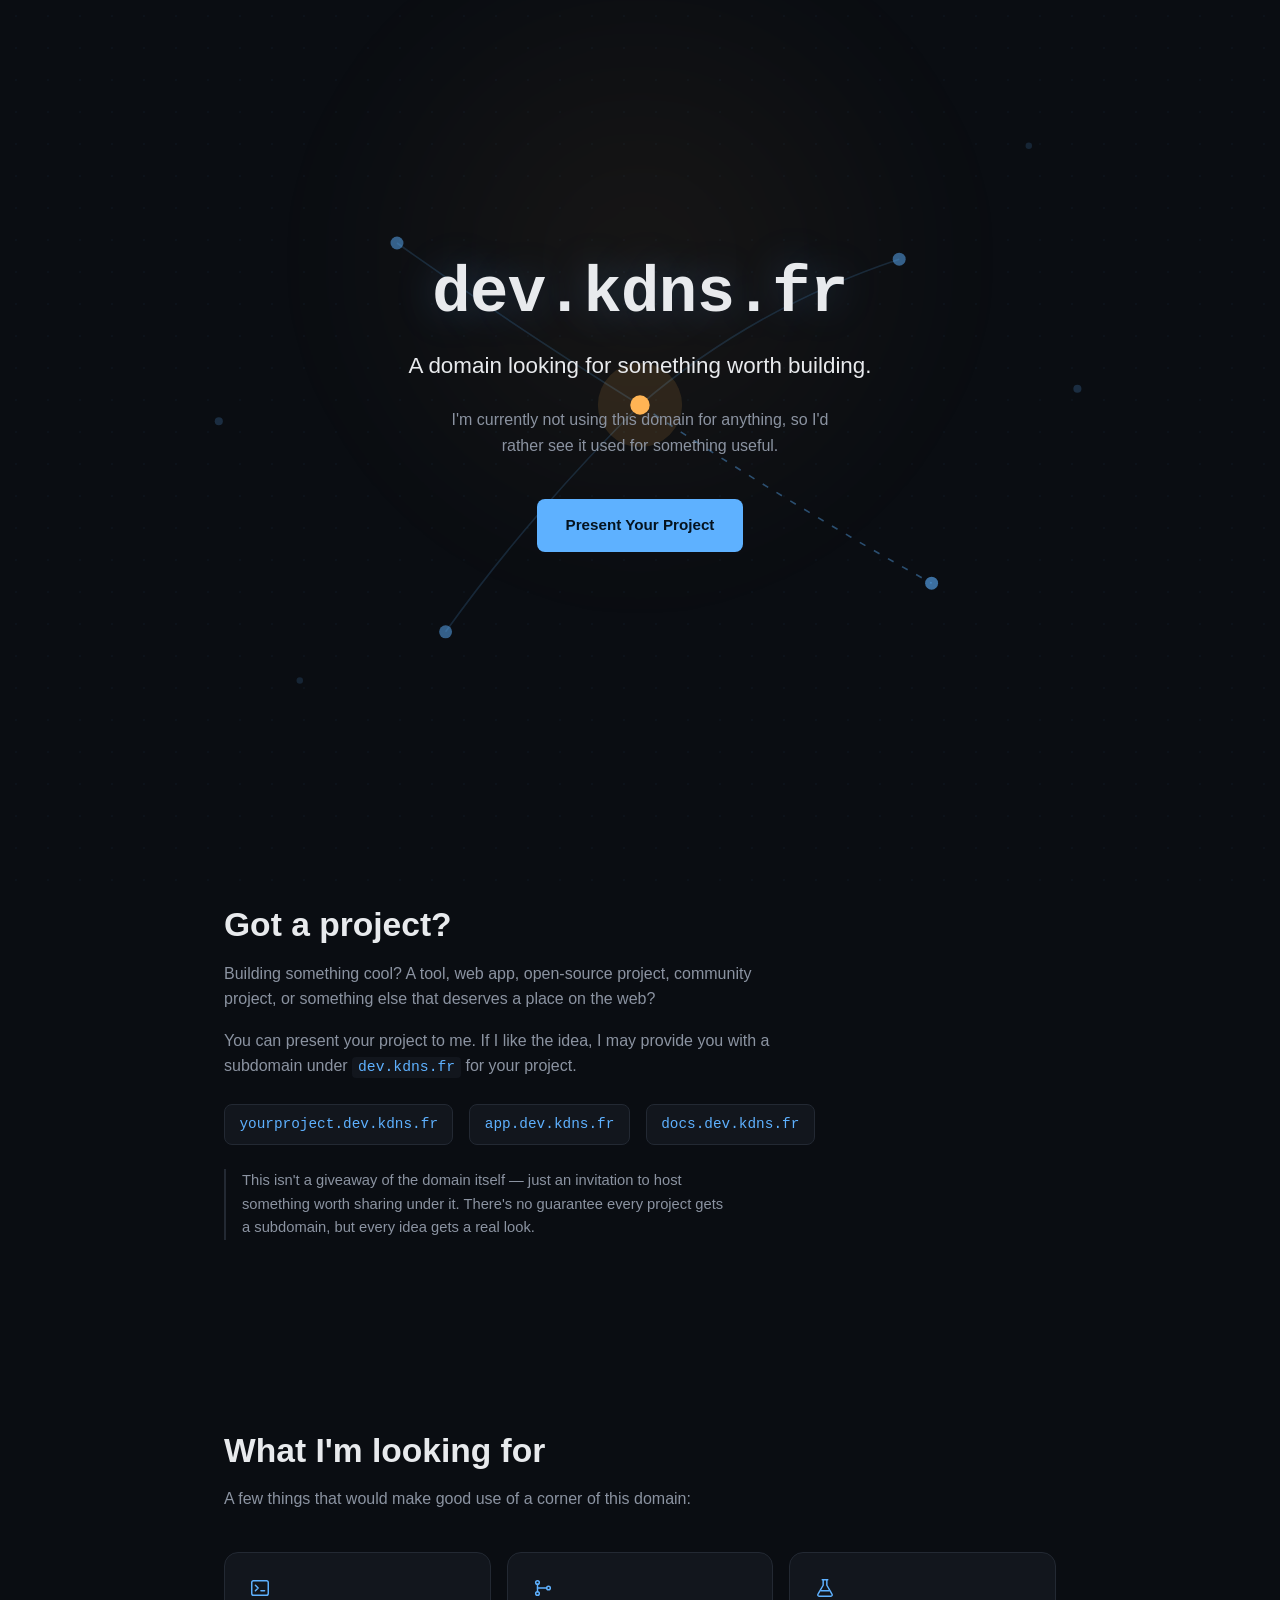
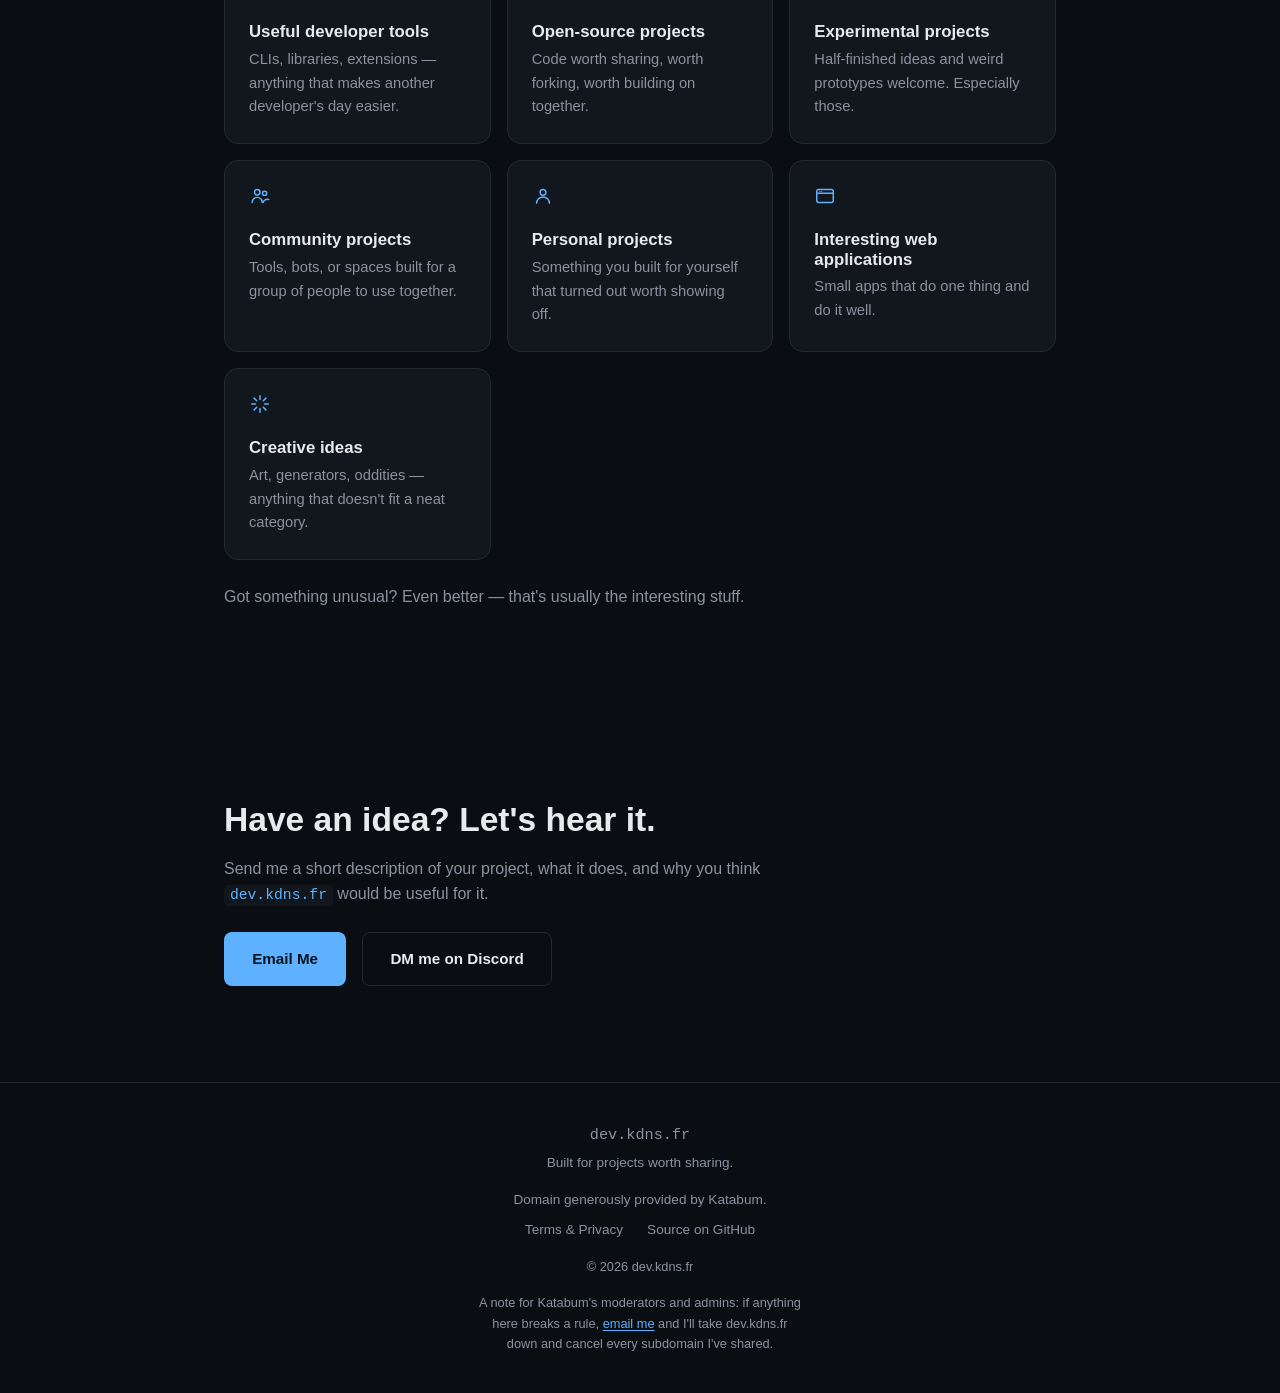
<file: index.html>
<!DOCTYPE html>
<html lang="en">
<head>
  <meta charset="UTF-8">
  <meta name="viewport" content="width=device-width, initial-scale=1.0">
  <title>dev.kdns.fr — a domain looking for something worth building</title>
  <meta name="description" content="An unused developer domain, open to hosting interesting or creative projects under a subdomain. Got something worth building?">
  <meta name="theme-color" content="#0a0d12">

  <!-- Open Graph -->
  <meta property="og:type" content="website">
  <meta property="og:title" content="dev.kdns.fr — a domain looking for something worth building">
  <meta property="og:description" content="An unused developer domain, open to hosting interesting or creative projects under a subdomain.">
  <meta property="og:url" content="https://dev.kdns.fr">
  <meta property="og:image" content="https://dev.kdns.fr/image.png">
  <meta property="og:image:width" content="1200">
  <meta property="og:image:height" content="630">
  <meta property="og:image:type" content="image/png">

  <meta name="twitter:card" content="summary_large_image">
  <meta name="twitter:title" content="dev.kdns.fr — a domain looking for something worth building">
  <meta name="twitter:description" content="An unused developer domain, open to hosting interesting or creative projects under a subdomain.">
  <meta name="twitter:image" content="https://dev.kdns.fr/image.png">

  <link rel="icon" type="image/svg+xml" href="favicon.svg">

  <link rel="stylesheet" href="style.css">
</head>
<body>

  <!-- decorative background texture, purely visual -->
  <div class="bg-decor" aria-hidden="true"></div>

  <header class="hero" id="hero">
    <!-- decorative node graph: dev.kdns.fr as a root with room to branch -->
    <svg class="hero-graph" viewBox="0 0 800 500" preserveAspectRatio="xMidYMid slice" aria-hidden="true" focusable="false">
      <g class="graph-lines">
        <path d="M400,250 Q320,200 250,150" opacity="0.16" />
        <path d="M400,250 Q470,190 560,160" opacity="0.16" />
        <path d="M400,250 Q330,320 280,390" opacity="0.16" />
        <path class="graph-line-live" d="M400,250 Q490,310 580,360" opacity="0.4" stroke-dasharray="4 6" />
      </g>
      <g class="graph-leaves">
        <circle cx="250" cy="150" r="4" opacity="0.5" />
        <circle cx="560" cy="160" r="4" opacity="0.5" />
        <circle cx="280" cy="390" r="4" opacity="0.5" />
        <circle cx="580" cy="360" r="4" opacity="0.6" />
      </g>
      <g class="graph-stray">
        <circle cx="140" cy="260" r="2.5" opacity="0.2" />
        <circle cx="670" cy="240" r="2.5" opacity="0.2" />
        <circle cx="190" cy="420" r="2" opacity="0.15" />
        <circle cx="640" cy="90" r="2" opacity="0.15" />
      </g>
      <circle class="graph-root-halo" cx="400" cy="250" r="26" opacity="0.12" />
      <circle class="graph-root-dot" cx="400" cy="250" r="6" />
    </svg>

    <div class="hero-content">
      <h1 class="hero-title">dev.kdns.fr</h1>
      <p class="hero-subtitle">A domain looking for something worth building.</p>
      <p class="hero-text">I'm currently not using this domain for anything, so I'd rather see it used for something useful.</p>
      <a href="#contact" class="btn btn-primary">Present Your Project</a>
    </div>
  </header>

  <main>
    <section class="section" id="project" aria-labelledby="project-heading">
      <h2 class="section-heading" id="project-heading">Got a project?</h2>
      <p class="section-lead">Building something cool? A tool, web app, open-source project, community project, or something else that deserves a place on the web?</p>
      <p class="section-lead">You can present your project to me. If I like the idea, I may provide you with a subdomain under <code>dev.kdns.fr</code> for your project.</p>

      <div class="chip-row">
        <span class="chip">yourproject.dev.kdns.fr</span>
        <span class="chip">app.dev.kdns.fr</span>
        <span class="chip">docs.dev.kdns.fr</span>
      </div>

      <p class="note">This isn't a giveaway of the domain itself — just an invitation to host something worth sharing under it. There's no guarantee every project gets a subdomain, but every idea gets a real look.</p>
    </section>

    <section class="section" id="looking-for" aria-labelledby="looking-for-heading">
      <h2 class="section-heading" id="looking-for-heading">What I'm looking for</h2>
      <p class="section-lead">A few things that would make good use of a corner of this domain:</p>

      <div class="card-grid">
        <article class="card">
          <div class="card-icon">
            <svg viewBox="0 0 24 24" fill="none" stroke="currentColor" stroke-width="1.6" stroke-linecap="round" stroke-linejoin="round"><rect x="3" y="4" width="18" height="16" rx="2"/><path d="M7 9l3 3-3 3"/><path d="M13 15h4"/></svg>
          </div>
          <h3>Useful developer tools</h3>
          <p>CLIs, libraries, extensions — anything that makes another developer's day easier.</p>
        </article>

        <article class="card">
          <div class="card-icon">
            <svg viewBox="0 0 24 24" fill="none" stroke="currentColor" stroke-width="1.6" stroke-linecap="round" stroke-linejoin="round"><circle cx="6" cy="6" r="2"/><circle cx="6" cy="18" r="2"/><circle cx="18" cy="12" r="2"/><path d="M6 8V16"/><path d="M6 12H16"/></svg>
          </div>
          <h3>Open-source projects</h3>
          <p>Code worth sharing, worth forking, worth building on together.</p>
        </article>

        <article class="card">
          <div class="card-icon">
            <svg viewBox="0 0 24 24" fill="none" stroke="currentColor" stroke-width="1.6" stroke-linecap="round" stroke-linejoin="round"><path d="M9 3h6"/><path d="M10 3v6l-5.5 9.5A1.5 1.5 0 0 0 5.8 21h12.4a1.5 1.5 0 0 0 1.3-2.5L14 9V3"/><path d="M7.5 15h9"/></svg>
          </div>
          <h3>Experimental projects</h3>
          <p>Half-finished ideas and weird prototypes welcome. Especially those.</p>
        </article>

        <article class="card">
          <div class="card-icon">
            <svg viewBox="0 0 24 24" fill="none" stroke="currentColor" stroke-width="1.6" stroke-linecap="round" stroke-linejoin="round"><circle cx="9" cy="8" r="3"/><path d="M3.5 19a5.5 5.5 0 0 1 11 0"/><circle cx="17" cy="9" r="2.3"/><path d="M15.5 19a4.5 4 0 0 1 6-3.2"/></svg>
          </div>
          <h3>Community projects</h3>
          <p>Tools, bots, or spaces built for a group of people to use together.</p>
        </article>

        <article class="card">
          <div class="card-icon">
            <svg viewBox="0 0 24 24" fill="none" stroke="currentColor" stroke-width="1.6" stroke-linecap="round" stroke-linejoin="round"><circle cx="12" cy="8" r="3.2"/><path d="M5 20a7 7 0 0 1 14 0"/></svg>
          </div>
          <h3>Personal projects</h3>
          <p>Something you built for yourself that turned out worth showing off.</p>
        </article>

        <article class="card">
          <div class="card-icon">
            <svg viewBox="0 0 24 24" fill="none" stroke="currentColor" stroke-width="1.6" stroke-linecap="round" stroke-linejoin="round"><rect x="3" y="5" width="18" height="14" rx="2"/><path d="M3 9h18"/><circle cx="6.5" cy="7" r="0.6" fill="currentColor" stroke="none"/><circle cx="8.5" cy="7" r="0.6" fill="currentColor" stroke="none"/></svg>
          </div>
          <h3>Interesting web applications</h3>
          <p>Small apps that do one thing and do it well.</p>
        </article>

        <article class="card">
          <div class="card-icon">
            <svg viewBox="0 0 24 24" fill="none" stroke="currentColor" stroke-width="1.6" stroke-linecap="round" stroke-linejoin="round"><path d="M12 3v4"/><path d="M12 17v4"/><path d="M3 12h4"/><path d="M17 12h4"/><path d="M5.6 5.6l2.8 2.8"/><path d="M15.6 15.6l2.8 2.8"/><path d="M18.4 5.6l-2.8 2.8"/><path d="M8.4 15.6l-2.8 2.8"/></svg>
          </div>
          <h3>Creative ideas</h3>
          <p>Art, generators, oddities — anything that doesn't fit a neat category.</p>
        </article>
      </div>

      <p class="closing-note">Got something unusual? Even better — that's usually the interesting stuff.</p>
    </section>

    <section class="section" id="contact" aria-labelledby="contact-heading">
      <h2 class="section-heading" id="contact-heading">Have an idea? Let's hear it.</h2>
      <p class="section-lead">Send me a short description of your project, what it does, and why you think <code>dev.kdns.fr</code> would be useful for it.</p>

      <div class="contact-actions">

        <a href="mailto:mail@dev.kdns.fr" class="btn btn-primary email-link">Email Me</a>

        <a href="https://discord.com/users/1491656315423035472" class="btn btn-secondary" target="_blank" rel="noopener noreferrer">DM me on Discord</a>
      </div>
    </section>
  </main>

  <footer class="footer">
    <p class="footer-brand">dev.kdns.fr</p>
    <p class="footer-tagline">Built for projects worth sharing.</p>
    <p class="footer-credit">Domain generously provided by Katabum.</p>
    <p class="footer-links"><a href="legal.html">Terms &amp; Privacy   </a><a href="https://github.com/dj-kaif/dev.kdns.fr">   Source on GitHub</a></p>
    <p class="footer-meta">© <span id="year">2026</span> dev.kdns.fr</p>
    <p class="footer-notice">A note for Katabum's moderators and admins: if anything here breaks a rule, <a href="mailto:mail@dev.kdns.fr" class="email-link">email me</a> and I'll take dev.kdns.fr down and cancel every subdomain I've shared.</p>
  </footer>

  <script src="script.js"></script>
</body>
</html>
</file>
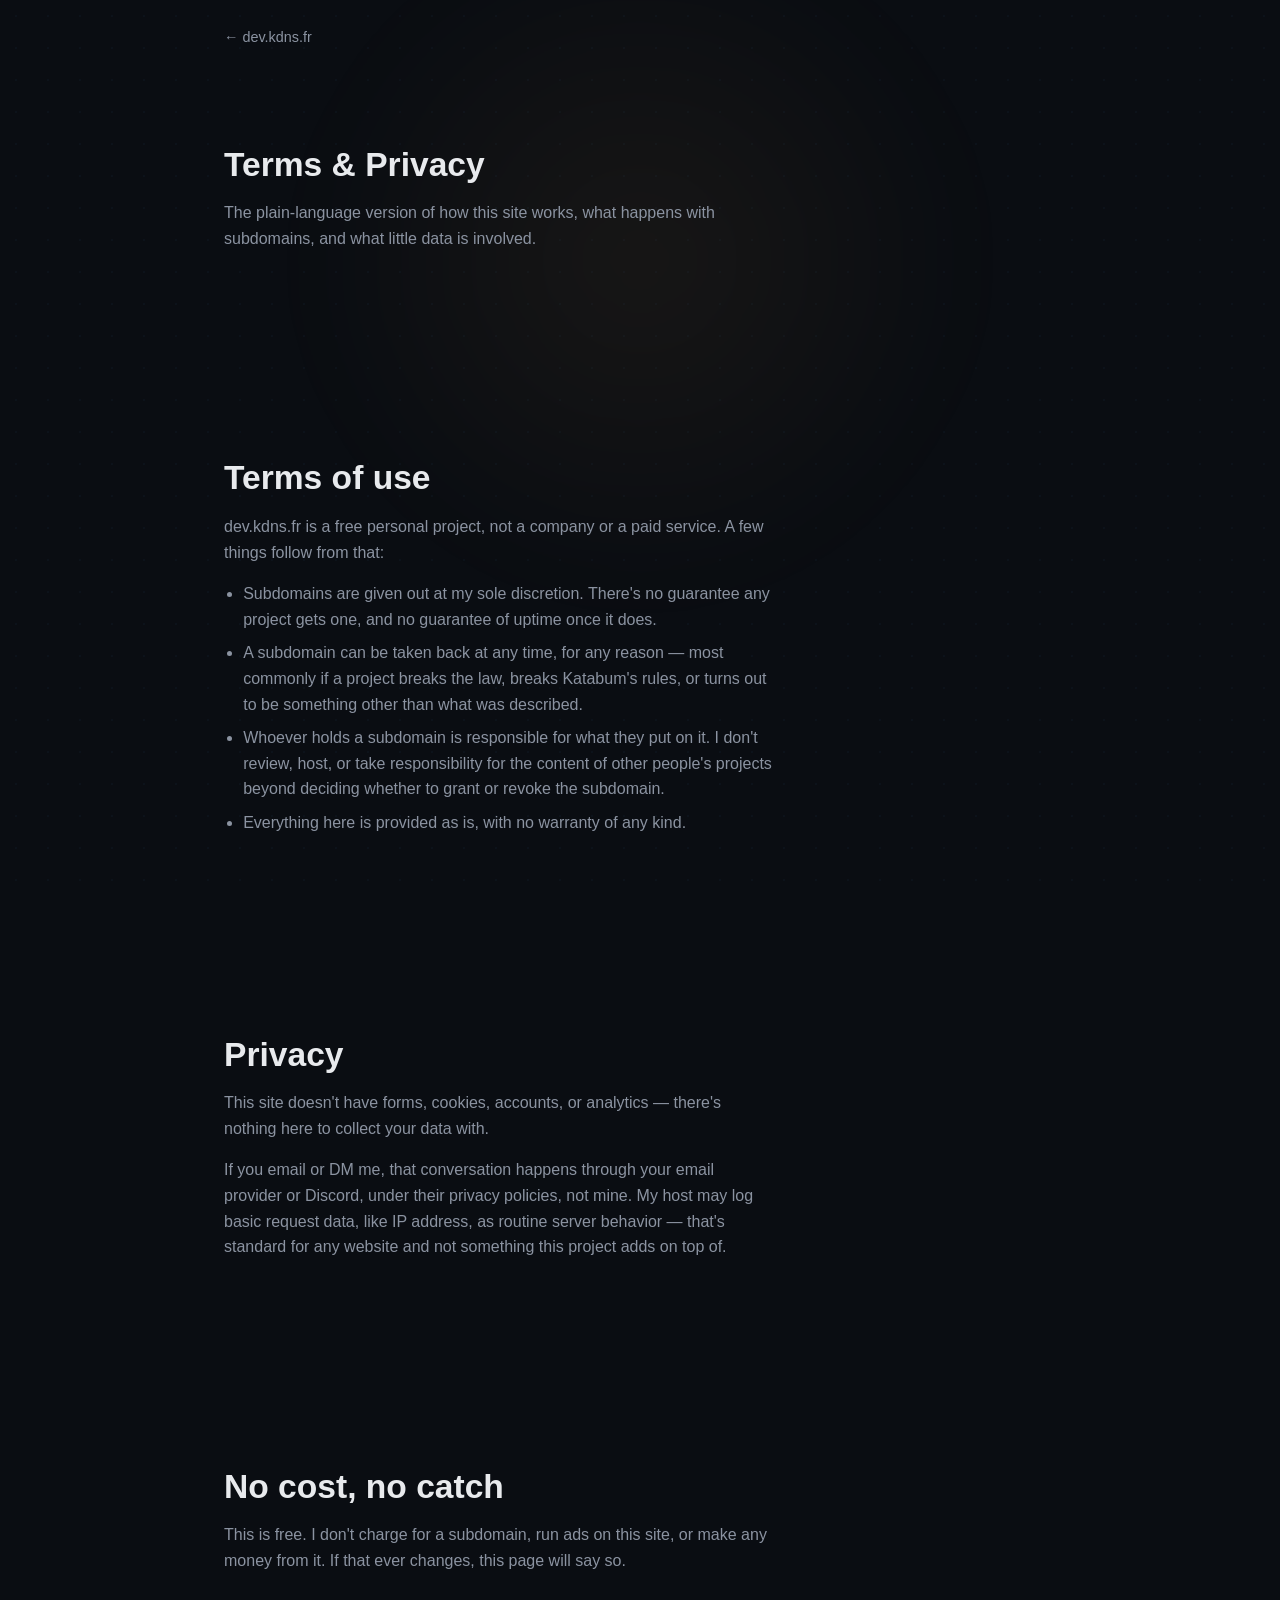
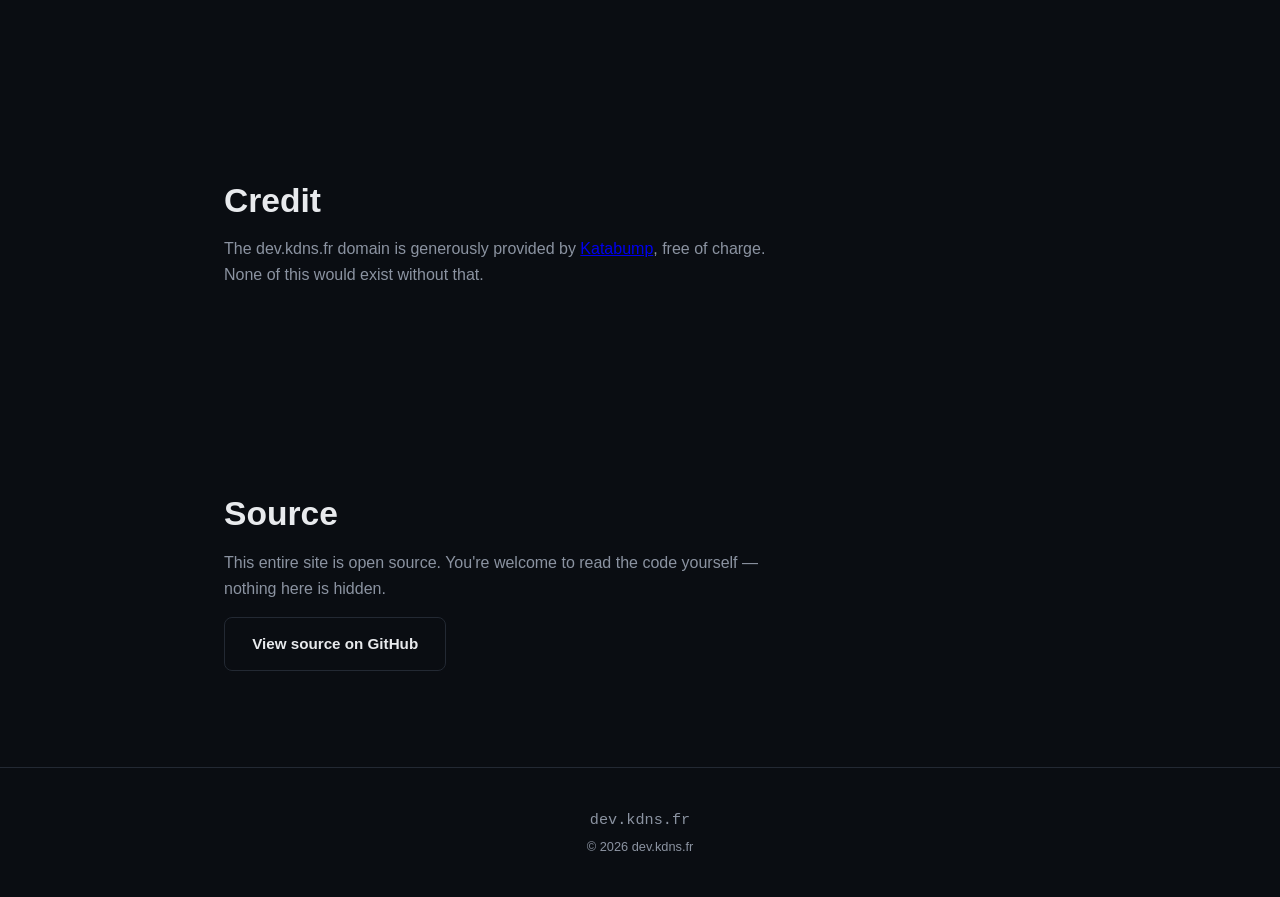
<file: legal.html>
<!DOCTYPE html>
<html lang="en">
<head>
  <meta charset="UTF-8">
  <meta name="viewport" content="width=device-width, initial-scale=1.0">
  <title>Terms & Privacy — dev.kdns.fr</title>
  <meta name="description" content="Terms, privacy notes, and credits for dev.kdns.fr.">
  <meta name="theme-color" content="#0a0d12">
  <link rel="icon" type="image/svg+xml" href="favicon.svg">
  <link rel="stylesheet" href="style.css">
</head>
<body>

  <div class="bg-decor" aria-hidden="true"></div>

  <header class="legal-header">
    <a href="index.html" class="legal-back">← dev.kdns.fr</a>
  </header>

  <main>
    <section class="section" aria-labelledby="legal-heading">
      <h1 class="section-heading" id="legal-heading">Terms & Privacy</h1>
      <p class="section-lead">The plain-language version of how this site works, what happens with subdomains, and what little data is involved.</p>
    </section>

    <section class="section" aria-labelledby="terms-heading">
      <h2 class="section-heading" id="terms-heading">Terms of use</h2>
      <p class="section-lead">dev.kdns.fr is a free personal project, not a company or a paid service. A few things follow from that:</p>
      <ul class="legal-list">
        <li>Subdomains are given out at my sole discretion. There's no guarantee any project gets one, and no guarantee of uptime once it does.</li>
        <li>A subdomain can be taken back at any time, for any reason — most commonly if a project breaks the law, breaks Katabum's rules, or turns out to be something other than what was described.</li>
        <li>Whoever holds a subdomain is responsible for what they put on it. I don't review, host, or take responsibility for the content of other people's projects beyond deciding whether to grant or revoke the subdomain.</li>
        <li>Everything here is provided as is, with no warranty of any kind.</li>
      </ul>
    </section>

    <section class="section" aria-labelledby="privacy-heading">
      <h2 class="section-heading" id="privacy-heading">Privacy</h2>
      <p class="section-lead">This site doesn't have forms, cookies, accounts, or analytics — there's nothing here to collect your data with.</p>
      <p class="section-lead">If you email or DM me, that conversation happens through your email provider or Discord, under their privacy policies, not mine. My host may log basic request data, like IP address, as routine server behavior — that's standard for any website and not something this project adds on top of.</p>
    </section>

    <section class="section" aria-labelledby="cost-heading">
      <h2 class="section-heading" id="cost-heading">No cost, no catch</h2>
      <p class="section-lead">This is free. I don't charge for a subdomain, run ads on this site, or make any money from it. If that ever changes, this page will say so.</p>
    </section>

    <section class="section" aria-labelledby="credit-heading">
      <h2 class="section-heading" id="credit-heading">Credit</h2>
      <p class="section-lead">The dev.kdns.fr domain is generously provided by <a href="https://katabump.com/">Katabump</a>, free of charge. None of this would exist without that.</p>
    </section>

    <section class="section" aria-labelledby="source-heading">
      <h2 class="section-heading" id="source-heading">Source</h2>
      <p class="section-lead">This entire site is open source. You're welcome to read the code yourself — nothing here is hidden.</p>
      <a href="https://github.com/dj-kaif/dev.kdns.fr" class="btn btn-secondary">View source on GitHub</a>
    </section>
  </main>

  <footer class="footer">
    <p class="footer-brand">dev.kdns.fr</p>
    <p class="footer-meta">© <span id="year">2026</span> dev.kdns.fr</p>
  </footer>

  <script src="script.js"></script>
</body>
</html>
</file>
<file: style.css>
:root {
  /* Colors */
  --bg: #0a0d12;
  --bg-raised: #12161d;
  --border: #232933;
  --border-hover: #37414f;
  --text: #e8eaed;
  --text-dim: #8b93a1;
  --accent: #5eb1ff;       /* workhorse UI color: links, buttons, focus rings */
  --accent-dim: rgba(94, 177, 255, 0.12);
  --accent-root: #ffb454;  /* used once: the "root" node in the hero graphic */

  /* Type */
  --font-sans: -apple-system, BlinkMacSystemFont, "Segoe UI", "Inter", Roboto, sans-serif;
  --font-mono: ui-monospace, "SF Mono", "Cascadia Code", "JetBrains Mono", Consolas, monospace;

  /* Spacing scale */
  --space-1: 0.5rem;
  --space-2: 1rem;
  --space-3: 1.5rem;
  --space-4: 2.5rem;
  --space-5: 4rem;
  --space-6: 6rem;

  /* Radius */
  --radius-sm: 8px;
  --radius-md: 14px;

  --ease: cubic-bezier(0.4, 0, 0.2, 1);
}

/* ---- Reset & base ---------------------------------------------------- */

* {
  box-sizing: border-box;
}

@media (prefers-reduced-motion: no-preference) {
  html {
    scroll-behavior: smooth;
  }
}

body {
  margin: 0;
  background: var(--bg);
  color: var(--text);
  font-family: var(--font-sans);
  font-size: 16px;
  line-height: 1.6;
  -webkit-font-smoothing: antialiased;
}

h1, h2, h3 {
  margin: 0;
  line-height: 1.15;
}

p {
  margin: 0;
}

button {
  font: inherit;
  color: inherit;
  background: none;
  border: none;
  padding: 0;
  cursor: pointer;
}

code {
  font-family: var(--font-mono);
  background: var(--bg-raised);
  border-radius: 4px;
  padding: 0.15em 0.4em;
  font-size: 0.92em;
  color: var(--accent);
}

/* ---- Decorative background --------------------------------------------- */

.bg-decor {
  position: fixed;
  inset: 0;
  z-index: -1;
  pointer-events: none;
  background-image: radial-gradient(circle, rgba(94, 177, 255, 0.035) 1px, transparent 1px);
  background-size: 32px 32px;
}

.bg-decor::after {
  content: "";
  position: absolute;
  top: -10%;
  left: 50%;
  width: 60vw;
  height: 60vw;
  max-width: 700px;
  max-height: 700px;
  transform: translateX(-50%);
  background: radial-gradient(circle, rgba(255, 180, 84, 0.06), transparent 70%);
  filter: blur(40px);
}

/* ---- Buttons -------------------------------------------------------------- */

.btn {
  display: inline-flex;
  align-items: center;
  gap: 0.5rem;
  padding: 0.85rem 1.7rem;
  border-radius: var(--radius-sm);
  font-family: var(--font-sans);
  font-size: 0.95rem;
  font-weight: 600;
  text-decoration: none;
  cursor: pointer;
  border: 1px solid transparent;
  transition: transform 0.2s var(--ease), border-color 0.2s var(--ease),
    background-color 0.2s var(--ease), box-shadow 0.2s var(--ease);
}

.btn:hover {
  transform: translateY(-2px);
}

.btn:focus-visible {
  outline: 2px solid var(--accent);
  outline-offset: 3px;
}

.btn-primary {
  background: var(--accent);
  color: #05131f;
}

.btn-primary:hover {
  box-shadow: 0 8px 30px rgba(94, 177, 255, 0.35);
}

.btn-secondary {
  background: transparent;
  border-color: var(--border);
  color: var(--text);
}

.btn-secondary:hover {
  border-color: var(--accent);
  background: var(--accent-dim);
}

/* ---- Hero ------------------------------------------------------------------ */

.hero {
  position: relative;
  min-height: 90vh;
  display: flex;
  align-items: center;
  justify-content: center;
  text-align: center;
  padding: var(--space-5) var(--space-3);
  overflow: hidden;
}

.hero-graph {
  position: absolute;
  inset: 0;
  z-index: 0;
  width: 100%;
  height: 100%;
}

.graph-lines path {
  fill: none;
  stroke: var(--accent);
  stroke-width: 1;
}

.graph-leaves circle,
.graph-stray circle {
  fill: var(--accent);
}

.graph-root-halo,
.graph-root-dot {
  fill: var(--accent-root);
}

.graph-root-halo {
  transform-origin: 400px 250px;
}

@media (prefers-reduced-motion: no-preference) {
  .graph-root-halo {
    animation: pulse-halo 4s ease-in-out infinite;
  }

  .graph-line-live {
    animation: flow-dash 3s linear infinite;
  }

  .graph-leaves circle {
    animation: pulse-leaf 6s ease-in-out infinite;
  }

  .graph-leaves circle:nth-child(2) {
    animation-delay: 1.2s;
  }

  .graph-leaves circle:nth-child(3) {
    animation-delay: 2.4s;
  }

  .graph-leaves circle:nth-child(4) {
    animation-delay: 3.6s;
  }
}

@keyframes pulse-halo {
  0%, 100% { opacity: 0.1; transform: scale(1); }
  50% { opacity: 0.22; transform: scale(1.15); }
}

@keyframes flow-dash {
  to { stroke-dashoffset: -20; }
}

@keyframes pulse-leaf {
  0%, 100% { opacity: 0.35; }
  50% { opacity: 0.7; }
}

.hero-content {
  position: relative;
  z-index: 1;
  max-width: 640px;
}

.hero-title {
  font-family: var(--font-mono);
  font-size: clamp(2.25rem, 6vw, 4rem);
  font-weight: 600;
  letter-spacing: -0.01em;
  margin-bottom: var(--space-2);
  text-shadow: 0 0 40px rgba(94, 177, 255, 0.25);
}

.hero-subtitle {
  font-size: clamp(1.05rem, 2.4vw, 1.4rem);
  margin-bottom: var(--space-3);
}

.hero-text {
  color: var(--text-dim);
  max-width: 46ch;
  margin: 0 auto var(--space-4);
}

/* ---- Sections --------------------------------------------------------------- */

.section {
  max-width: 880px;
  margin: 0 auto;
  padding: var(--space-6) var(--space-3);
}

.section-heading {
  font-size: clamp(1.6rem, 3.5vw, 2.1rem);
  font-weight: 600;
  margin-bottom: var(--space-2);
}

.section-lead {
  color: var(--text-dim);
  max-width: 62ch;
  margin-bottom: var(--space-2);
}

.chip-row {
  display: flex;
  flex-wrap: wrap;
  gap: var(--space-2);
  margin: var(--space-3) 0;
}

.chip {
  font-family: var(--font-mono);
  font-size: 0.9rem;
  background: var(--bg-raised);
  border: 1px solid var(--border);
  border-radius: var(--radius-sm);
  padding: 0.5rem 0.9rem;
  color: var(--accent);
}

.note {
  font-size: 0.92rem;
  color: var(--text-dim);
  max-width: 62ch;
  border-left: 2px solid var(--border);
  padding-left: var(--space-2);
}

.closing-note {
  color: var(--text-dim);
  margin-top: var(--space-3);
}

/* ---- Card grid ---------------------------------------------------------------- */

.card-grid {
  display: grid;
  grid-template-columns: repeat(auto-fit, minmax(220px, 1fr));
  gap: var(--space-2);
  margin-top: var(--space-4);
}

.card {
  position: relative;
  background: var(--bg-raised);
  border: 1px solid var(--border);
  border-radius: var(--radius-md);
  padding: var(--space-3);
  overflow: hidden;
  transition: border-color 0.25s var(--ease), transform 0.25s var(--ease);
}

.card::before {
  content: "";
  position: absolute;
  inset: 0;
  background: radial-gradient(280px circle at var(--x, 50%) var(--y, 50%), rgba(94, 177, 255, 0.12), transparent 60%);
  opacity: 0;
  transition: opacity 0.3s var(--ease);
  pointer-events: none;
}

.card:hover {
  border-color: var(--border-hover);
  transform: translateY(-3px);
}

.card:hover::before {
  opacity: 1;
}

.card-icon {
  color: var(--accent);
  margin-bottom: var(--space-2);
}

.card-icon svg {
  width: 22px;
  height: 22px;
}

.card h3 {
  font-size: 1.05rem;
  font-weight: 600;
  margin-bottom: 0.4rem;
}

.card p {
  font-size: 0.92rem;
  color: var(--text-dim);
}

/* ---- Contact -------------------------------------------------------------------- */

.contact-actions {
  display: flex;
  flex-wrap: wrap;
  gap: var(--space-2);
  margin-top: var(--space-3);
}

/* ---- Footer --------------------------------------------------------------------- */

.footer {
  border-top: 1px solid var(--border);
  padding: var(--space-4) var(--space-3);
  text-align: center;
}

.footer-brand {
  font-family: var(--font-mono);
  color: var(--text-dim);
  font-size: 0.95rem;
  margin-bottom: 0.3rem;
}

.footer-tagline {
  color: var(--text-dim);
  font-size: 0.85rem;
  margin-bottom: var(--space-2);
}

.footer-meta {
  color: var(--text-dim);
  font-size: 0.8rem;
}

.footer-credit {
  color: var(--text-dim);
  font-size: 0.85rem;
  margin-bottom: var(--space-1);
}

.footer-links {
  display: flex;
  justify-content: center;
  gap: var(--space-3);
  margin-bottom: var(--space-2);
}

.footer-links a {
  color: var(--text-dim);
  font-size: 0.85rem;
  text-decoration: none;
}

.footer-links a:hover {
  color: var(--accent);
}

.footer-links a:focus-visible {
  outline: 2px solid var(--accent);
  outline-offset: 2px;
}

.footer-notice {
  color: var(--text-dim);
  font-size: 0.8rem;
  max-width: 46ch;
  margin: var(--space-2) auto 0;
}

.footer-notice a {
  color: var(--accent);
  text-decoration: underline;
  text-underline-offset: 2px;
}

.footer-notice a:focus-visible {
  outline: 2px solid var(--accent);
  outline-offset: 2px;
}

.legal-header {
  max-width: 880px;
  margin: 0 auto;
  padding: var(--space-3) var(--space-3) 0;
}

.legal-back {
  color: var(--text-dim);
  font-size: 0.9rem;
  text-decoration: none;
}

.legal-back:hover {
  color: var(--accent);
}

.legal-back:focus-visible {
  outline: 2px solid var(--accent);
  outline-offset: 3px;
}

.legal-list {
  color: var(--text-dim);
  max-width: 62ch;
  margin: 0;
  padding-left: 1.2rem;
}

.legal-list li {
  margin-bottom: var(--space-1);
}

/* ---- Responsive ----------------------------------------------------------------- */

@media (max-width: 640px) {
  .hero {
    min-height: 85vh;
    padding: var(--space-4) var(--space-2);
  }

  .section {
    padding: var(--space-5) var(--space-2);
  }

  .contact-actions {
    flex-direction: column;
    align-items: stretch;
  }

  .btn {
    width: 100%;
    justify-content: center;
  }
}

/* ---- Reduced motion --------------------------------------------------------------- */

@media (prefers-reduced-motion: reduce) {
  .card,
  .btn {
    transition: none;
  }
}
</file>
